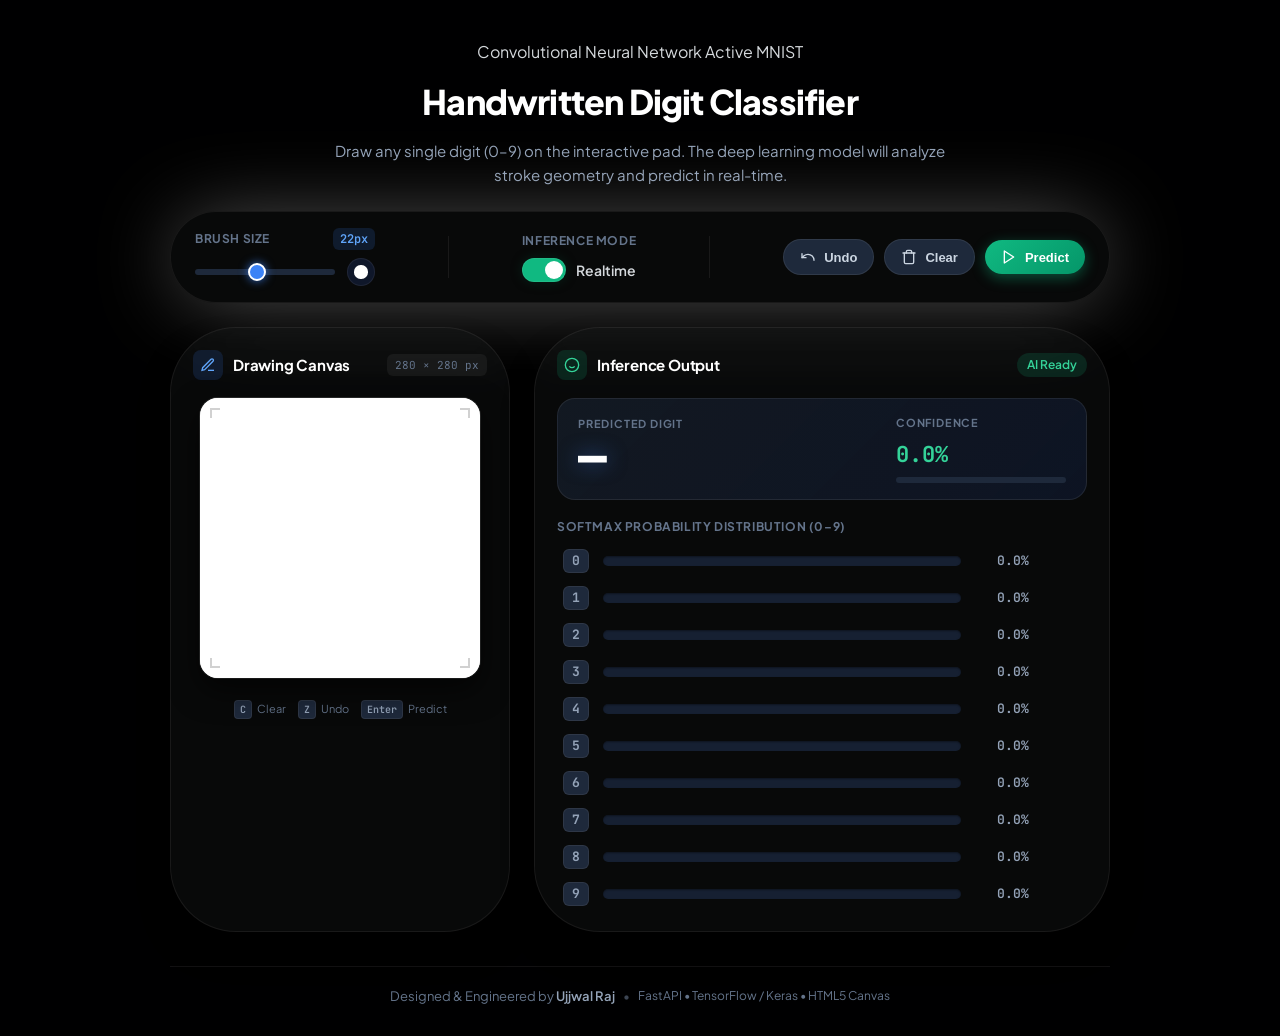
<file: index.html>
<!doctype html>
<html lang="en">
<head>
  <meta charset="utf-8">
  <meta name="viewport" content="width=device-width, initial-scale=1">
  <title>MNIST Neural Digit Recognition</title>
  <link rel="preconnect" href="https://fonts.googleapis.com">
  <link rel="preconnect" href="https://fonts.gstatic.com" crossorigin>
  <link href="https://fonts.googleapis.com/css2?family=Plus+Jakarta+Sans:wght@400;500;600;700;800&family=JetBrains+Mono:wght@500;600&display=swap" rel="stylesheet">
  <link rel="stylesheet" href="/static/style.css">
</head>
<body>
  <div class="ambient-glow glow-1"></div>
  <div class="ambient-glow glow-2"></div>
  <div class="grid-overlay"></div>

  <div class="app-wrapper">
    <!-- Header -->
    <header class="app-header">
      <div class="status-badge">
        <span class="pulse-indicator"></span>
        <span class="badge-text">Convolutional Neural Network Active</span>
        <span class="badge-version">MNIST</span>
      </div>
      <h1 class="main-title">Handwritten Digit <span class="gradient-text">Classifier</span></h1>
      <p class="subtitle">
        Draw any single digit (0–9) on the interactive pad. The deep learning model will analyze stroke geometry and predict in real-time.
      </p>
    </header>

    <!-- Controls Deck -->
    <section class="controls-card">
      <div class="control-group brush-control">
        <div class="control-header">
          <span class="control-label">Brush Size</span>
          <span id="brushSizeVal" class="size-badge">22px</span>
        </div>
        <div class="slider-wrapper">
          <input id="brush" type="range" min="8" max="40" value="22" class="range-slider">
          <div class="brush-preview" title="Live stroke size">
            <span id="brushDot" class="brush-dot"></span>
          </div>
        </div>
      </div>

      <div class="control-divider"></div>

      <!-- Realtime Switch -->
      <div class="control-group toggle-group">
        <span class="control-label">Inference Mode</span>
        <label class="custom-toggle" title="Toggle instant inference on stroke">
          <input id="rt" type="checkbox" checked>
          <span class="toggle-track">
            <span class="toggle-thumb"></span>
          </span>
          <span class="toggle-label">Realtime</span>
        </label>
      </div>

      <div class="control-divider"></div>

      <!-- Action Buttons -->
      <div class="actions-group">
        <button id="undoBtn" class="btn btn-secondary" title="Undo last stroke (Shortcut: Ctrl+Z or Z)">
          <svg width="16" height="16" viewBox="0 0 24 24" fill="none" stroke="currentColor" stroke-width="2" stroke-linecap="round" stroke-linejoin="round">
            <path d="M3 7v6h6"></path>
            <path d="M21 17a9 9 0 0 0-9-9 9 9 0 0 0-6 2.3L3 13"></path>
          </svg>
          <span>Undo</span>
        </button>

        <button id="clear" class="btn btn-secondary" title="Clear canvas (Shortcut: C)">
          <svg width="16" height="16" viewBox="0 0 24 24" fill="none" stroke="currentColor" stroke-width="2" stroke-linecap="round" stroke-linejoin="round">
            <polyline points="3 6 5 6 21 6"></polyline>
            <path d="M19 6v14a2 2 0 0 1-2 2H7a2 2 0 0 1-2-2V6m3 0V4a2 2 0 0 1 2-2h4a2 2 0 0 1 2 2v2"></path>
          </svg>
          <span>Clear</span>
        </button>

        <button id="predictBtn" class="btn btn-primary" title="Run manual prediction (Shortcut: Enter)">
          <svg width="16" height="16" viewBox="0 0 24 24" fill="none" stroke="currentColor" stroke-width="2" stroke-linecap="round" stroke-linejoin="round">
            <polygon points="5 3 19 12 5 21 5 3"></polygon>
          </svg>
          <span>Predict</span>
        </button>
      </div>
    </section>

    <!-- Main Workspace -->
    <main class="workspace-grid">
      <!-- Left: Drawing Stage -->
      <div class="card canvas-card">
        <div class="card-header">
          <div class="card-title-group">
            <div class="card-icon">
              <svg width="16" height="16" viewBox="0 0 24 24" fill="none" stroke="currentColor" stroke-width="2">
                <path d="M12 20h9"></path>
                <path d="M16.5 3.5a2.121 2.121 0 0 1 3 3L7 19l-4 1 1-4L16.5 3.5z"></path>
              </svg>
            </div>
            <span class="card-title">Drawing Canvas</span>
          </div>
          <span class="canvas-spec">280 × 280 px</span>
        </div>

        <div class="canvas-viewport">
          <canvas id="canvas" width="280" height="280"></canvas>
          <div class="canvas-guides">
            <span class="guide-corner top-left"></span>
            <span class="guide-corner top-right"></span>
            <span class="guide-corner bottom-left"></span>
            <span class="guide-corner bottom-right"></span>
          </div>
        </div>

        <div class="canvas-footer-hints">
          <span class="shortcut-pill"><kbd>C</kbd> Clear</span>
          <span class="shortcut-pill"><kbd>Z</kbd> Undo</span>
          <span class="shortcut-pill"><kbd>Enter</kbd> Predict</span>
        </div>
      </div>

      <!-- Right: Neural Prediction & Analytics -->
      <div class="card results-card">
        <div class="card-header">
          <div class="card-title-group">
            <div class="card-icon emerald">
              <svg width="16" height="16" viewBox="0 0 24 24" fill="none" stroke="currentColor" stroke-width="2">
                <circle cx="12" cy="12" r="10"></circle>
                <path d="M8 14s1.5 2 4 2 4-2 4-2"></path>
                <line x1="9" y1="9" x2="9.01" y2="9"></line>
                <line x1="15" y1="9" x2="15.01" y2="9"></line>
              </svg>
            </div>
            <span class="card-title">Inference Output</span>
          </div>
          <span id="inferenceStatus" class="status-indicator">Ready</span>
        </div>

        <!-- Highlight Hero Metric -->
        <div class="prediction-hero">
          <div class="pred-display">
            <span class="pred-label">Predicted Digit</span>
            <span id="pred" class="pred-value">—</span>
          </div>
          <div class="confidence-display">
            <span class="confidence-label">Confidence</span>
            <span id="confidenceVal" class="confidence-value">0.0%</span>
            <div class="confidence-meter">
              <div id="confidenceFill" class="confidence-fill" style="width: 0%"></div>
            </div>
          </div>
        </div>

        <!-- Probabilities Distribution -->
        <div class="distribution-section">
          <div class="section-label">Softmax Probability Distribution (0–9)</div>
          <div id="bars" class="probability-bars-list">
            <!-- Rendered dynamically by script.js -->
          </div>
        </div>
      </div>
    </main>

    <!-- Footer -->
    <footer class="app-footer">
      <div class="footer-meta">
        <span>Designed &amp; Engineered by <strong>Ujjwal Raj</strong></span>
        <span class="footer-dot">•</span>
        <span class="tech-stack">FastAPI • TensorFlow / Keras • HTML5 Canvas</span>
      </div>
    </footer>
  </div>

  <!-- Instant Client-Side Neural Network Inference Engine -->
  <script src="/static/script.js"></script>
</body>
</html>
</file>
<file: static/style.css>
:root {
  --bg-primary: #000001;
  --bg-surface: rgba(14, 93, 251, 0.7);
  --bg-surface-hover: rgba(203, 204, 205, 0.7);
  --bg-card: rgba(52, 54, 58, 0.168);
  --border-color: rgba(224, 209, 209, 0.08);
  --border-highlight: rgba(232, 225, 225, 0.596);

  --text-primary: #d4d8dc;
  --text-secondary: #94a3b8;
  --text-muted: #64748b;

  --accent-blue: #eef1f8;
  --accent-indigo: #6366f1;
  --accent-emerald: #10b981;
  --accent-emerald-glow: rgba(1, 72, 48, 0.35);
  --accent-purple: #8b5cf6;
  --accent-rose: #f43f5e;

  --font-sans: 'Plus Jakarta Sans', system-ui, -apple-system, sans-serif;
  --font-mono: 'JetBrains Mono', monospace;

  --radius-sm: 18px;
  --radius-md: 18px;
  --radius-lg: 66px;
  --radius-xl: 22px;
}

*, *::before, *::after {
  box-sizing: border-box;
  margin: 0;
  padding: 0;
}

body {
  font-family: var(--font-sans);
  background-color: var(--bg-primary);
  color: var(--text-primary);
  min-height: 100vh;
  line-height: 1.5;
  overflow-x: hidden;
  position: relative;
  -webkit-font-smoothing: antialiased;
  -moz-osx-font-smoothing: grayscale;
}

/* App Container */
.app-wrapper {
  position: relative;
  z-index: 1;
  max-width: 980px;
  margin: 0 auto;
  padding: 40px 20px 30px;
  display: flex;
  flex-direction: column;
  gap: 24px;
}

/* Header */
.app-header {
  text-align: center;
  display: flex;
  flex-direction: column;
  align-items: center;
  gap: 12px;
}



.main-title {
  font-size: 34px;
  font-weight: 800;
  letter-spacing: -0.8px;
  color: #ffffff;
}

.subtitle {
  color: var(--text-secondary);
  font-size: 15px;
  max-width: 620px;
  line-height: 1.6;
}

/* Controls Deck */
.controls-card {
  background: var(--bg-card);
  backdrop-filter: blur(20px);
  -webkit-backdrop-filter: blur(20px);
  border: 1px solid var(--border-color);
  border-radius: var(--radius-lg);
  padding: 16px 24px;
  display: flex;
  align-items: center;
  justify-content: space-between;
  gap: 20px;
  box-shadow: 0 2px 82px -8px rgba(220, 220, 220, 0.4);
}

.control-group {
  display: flex;
  flex-direction: column;
  gap: 8px;
}

.control-header {
  display: flex;
  align-items: center;
  justify-content: space-between;
  gap: 10px;
}

.control-label {
  font-size: 12px;
  text-transform: uppercase;
  letter-spacing: 0.6px;
  font-weight: 700;
  color: var(--text-muted);
}

.size-badge {
  font-family: var(--font-mono);
  font-size: 12px;
  background: rgba(59, 130, 246, 0.15);
  color: #60a5fa;
  padding: 2px 7px;
  border-radius: 6px;
  font-weight: 600;
}

.slider-wrapper {
  display: flex;
  align-items: center;
  gap: 12px;
}

.range-slider {
  -webkit-appearance: none;
  appearance: none;
  width: 140px;
  height: 6px;
  background: #1e293b;
  border-radius: 3px;
  outline: none;
  cursor: pointer;
}

.range-slider::-webkit-slider-thumb {
  -webkit-appearance: none;
  appearance: none;
  width: 18px;
  height: 18px;
  border-radius: 50%;
  background: #3b82f6;
  border: 2px solid #ffffff;
  box-shadow: 0 0 10px rgba(59, 130, 246, 0.8);
  cursor: pointer;
  transition: transform 0.15s ease, background-color 0.15s ease;
}

.range-slider::-webkit-slider-thumb:hover {
  transform: scale(1.15);
  background: #60a5fa;
}

.range-slider::-moz-range-thumb {
  width: 16px;
  height: 16px;
  border-radius: 50%;
  background: #3b82f6;
  border: 2px solid #ffffff;
  cursor: pointer;
}

.brush-preview {
  width: 28px;
  height: 28px;
  border-radius: 50%;
  background: #0f172a;
  border: 1px solid var(--border-color);
  display: flex;
  align-items: center;
  justify-content: center;
}

.brush-dot {
  background: #ffffff;
  border-radius: 50%;
  display: block;
  transition: width 0.1s ease, height 0.1s ease;
}

.control-divider {
  width: 1px;
  height: 42px;
  background: var(--border-color);
}

/* Custom Toggle Switch */
.custom-toggle {
  display: inline-flex;
  align-items: center;
  gap: 10px;
  cursor: pointer;
  user-select: none;
}

.custom-toggle input {
  display: none;
}

.toggle-track {
  width: 44px;
  height: 24px;
  background: #1e293b;
  border-radius: 9999px;
  position: relative;
  transition: background 0.25s ease, box-shadow 0.25s ease;
  border: 1px solid var(--border-color);
}

.toggle-thumb {
  width: 18px;
  height: 18px;
  background: #94a3b8;
  border-radius: 50%;
  position: absolute;
  top: 2px;
  left: 3px;
  transition: transform 0.25s cubic-bezier(0.34, 1.56, 0.64, 1), background 0.2s ease;
}

.custom-toggle input:checked + .toggle-track {
  background: var(--accent-emerald);
  box-shadow: 0 0 12px var(--accent-emerald-glow);
}

.custom-toggle input:checked + .toggle-track .toggle-thumb {
  transform: translateX(19px);
  background: #ffffff;
}

.toggle-label {
  font-size: 14px;
  font-weight: 600;
  color: var(--text-primary);
}

/* Buttons */
.actions-group {
  display: flex;
  align-items: center;
  gap: 10px;
}

.btn {
  display: inline-flex;
  align-items: center;
  gap: 8px;
  padding: 9px 16px;
  border-radius: var(--radius-sm);
  font-size: 13px;
  font-weight: 600;
  cursor: pointer;
  border: none;
  outline: none;
  transition: all 0.2s ease;
}

.btn-secondary {
  background: #1e293b;
  color: #cbd5e1;
  border: 1px solid rgba(255, 255, 255, 0.08);
}

.btn-secondary:hover {
  background: #334155;
  color: #ffffff;
  border-color: rgba(255, 255, 255, 0.18);
  transform: translateY(-1px);
}

.btn-primary {
  background: linear-gradient(135deg, #10b981 0%, #059669 100%);
  color: #ffffff;
  box-shadow: 0 4px 14px rgba(16, 185, 129, 0.4);
}

.btn-primary:hover {
  filter: brightness(1.1);
  box-shadow: 0 6px 18px rgba(16, 185, 129, 0.55);
  transform: translateY(-1px);
}

.btn:active {
  transform: translateY(0);
}

/* Workspace Grid */
.workspace-grid {
  display: grid;
  grid-template-columns: 340px 1fr;
  gap: 24px;
  align-items: stretch;
}

.card {
  background: var(--bg-card);
  backdrop-filter: blur(20px);
  -webkit-backdrop-filter: blur(20px);
  border: 1px solid var(--border-color);
  border-radius: var(--radius-lg);
  padding: 22px;
  display: flex;
  flex-direction: column;
  gap: 18px;
  box-shadow: 0 20px 40px -15px rgba(0, 0, 0, 0.5);
}

.card-header {
  display: flex;
  align-items: center;
  justify-content: space-between;
}

.card-title-group {
  display: flex;
  align-items: center;
  gap: 10px;
}

.card-icon {
  width: 30px;
  height: 30px;
  background: rgba(59, 130, 246, 0.15);
  color: #60a5fa;
  border-radius: 8px;
  display: flex;
  align-items: center;
  justify-content: center;
}

.card-icon.emerald {
  background: rgba(16, 185, 129, 0.15);
  color: #34d399;
}

.card-title {
  font-size: 15px;
  font-weight: 700;
  color: #ffffff;
  letter-spacing: -0.2px;
}

.canvas-spec {
  font-family: var(--font-mono);
  font-size: 11px;
  color: var(--text-muted);
  background: rgba(255, 255, 255, 0.05);
  padding: 3px 8px;
  border-radius: 6px;
}

.status-indicator {
  font-size: 12px;
  font-weight: 600;
  color: var(--text-muted);
  background: rgba(255, 255, 255, 0.05);
  padding: 3px 10px;
  border-radius: 9999px;
  transition: all 0.2s ease;
}

.status-indicator.active {
  color: #34d399;
  background: rgba(16, 185, 129, 0.15);
}

/* Canvas Viewport */
.canvas-viewport {
  position: relative;
  width: 280px;
  height: 280px;
  margin: 0 auto;
  border-radius: var(--radius-md);
  overflow: hidden;
  box-shadow: 0 12px 30px rgba(0, 0, 0, 0.6), 0 0 0 1px rgba(255, 255, 255, 0.15);
}

#canvas {
  width: 280px;
  height: 280px;
  background-color: #ffffff;
  display: block;
  cursor: crosshair;
  touch-action: none;
}

/* Precision Corner Guides */
.canvas-guides {
  position: absolute;
  inset: 10px;
  pointer-events: none;
}

.guide-corner {
  position: absolute;
  width: 10px;
  height: 10px;
  border-color: rgba(0, 0, 0, 0.18);
  border-style: solid;
}

.guide-corner.top-left { top: 0; left: 0; border-width: 2px 0 0 2px; }
.guide-corner.top-right { top: 0; right: 0; border-width: 2px 2px 0 0; }
.guide-corner.bottom-left { bottom: 0; left: 0; border-width: 0 0 2px 2px; }
.guide-corner.bottom-right { bottom: 0; right: 0; border-width: 0 2px 2px 0; }

.canvas-footer-hints {
  display: flex;
  align-items: center;
  justify-content: center;
  gap: 12px;
  margin-top: 4px;
}

.shortcut-pill {
  font-size: 11px;
  color: var(--text-muted);
  display: inline-flex;
  align-items: center;
  gap: 5px;
}

.shortcut-pill kbd {
  background: #1e293b;
  color: var(--text-secondary);
  border: 1px solid var(--border-color);
  border-radius: 4px;
  padding: 1px 5px;
  font-family: var(--font-mono);
  font-size: 10px;
  font-weight: 600;
}

/* Prediction Hero Box */
.prediction-hero {
  background: linear-gradient(135deg, rgba(30, 41, 59, 0.5) 0%, rgba(15, 23, 42, 0.8) 100%);
  border: 1px solid rgba(255, 255, 255, 0.08);
  border-radius: var(--radius-md);
  padding: 16px 20px;
  display: flex;
  align-items: center;
  justify-content: space-between;
  gap: 20px;
}

.pred-display {
  display: flex;
  flex-direction: column;
  gap: 2px;
}

.pred-label {
  font-size: 11px;
  text-transform: uppercase;
  letter-spacing: 0.8px;
  color: var(--text-muted);
  font-weight: 700;
}

.pred-value {
  font-size: 48px;
  font-weight: 800;
  color: #ffffff;
  line-height: 1;
  text-shadow: 0 0 20px rgba(59, 130, 246, 0.5);
  font-family: var(--font-mono);
}

.confidence-display {
  display: flex;
  flex-direction: column;
  gap: 6px;
  min-width: 170px;
}

.confidence-label {
  font-size: 11px;
  text-transform: uppercase;
  letter-spacing: 0.8px;
  color: var(--text-muted);
  font-weight: 700;
}

.confidence-value {
  font-family: var(--font-mono);
  font-size: 22px;
  font-weight: 700;
  color: #34d399;
}

.confidence-meter {
  height: 6px;
  background: #1e293b;
  border-radius: 3px;
  overflow: hidden;
  position: relative;
}

.confidence-fill {
  height: 100%;
  background: linear-gradient(90deg, #10b981 0%, #34d399 100%);
  border-radius: 3px;
  transition: width 0.3s cubic-bezier(0.4, 0, 0.2, 1);
  box-shadow: 0 0 8px rgba(16, 185, 129, 0.5);
}

/* Distribution Bars Section */
.distribution-section {
  display: flex;
  flex-direction: column;
  gap: 10px;
}

.section-label {
  font-size: 12px;
  text-transform: uppercase;
  letter-spacing: 0.6px;
  font-weight: 700;
  color: var(--text-muted);
}

.probability-bars-list {
  display: flex;
  flex-direction: column;
  gap: 7px;
}

.prob-item {
  display: grid;
  grid-template-columns: 28px 1fr 56px 40px;
  align-items: center;
  gap: 12px;
  padding: 3px 6px;
  border-radius: 8px;
  transition: background-color 0.15s ease;
}

.prob-item.is-top {
  background: rgba(59, 130, 246, 0.08);
}

.prob-badge {
  width: 26px;
  height: 24px;
  background: #1e293b;
  color: var(--text-secondary);
  border-radius: 6px;
  display: flex;
  align-items: center;
  justify-content: center;
  font-size: 13px;
  font-weight: 700;
  font-family: var(--font-mono);
  border: 1px solid var(--border-color);
  transition: all 0.2s ease;
}

.prob-item.is-top .prob-badge {
  background: #3b82f6;
  color: #ffffff;
  border-color: #60a5fa;
  box-shadow: 0 0 10px rgba(59, 130, 246, 0.6);
}

.prob-track {
  height: 10px;
  background: #162032;
  border-radius: 5px;
  overflow: hidden;
  position: relative;
  box-shadow: inset 0 1px 2px rgba(0, 0, 0, 0.4);
}

.prob-bar {
  height: 100%;
  background: linear-gradient(90deg, #3b82f6 0%, #6366f1 100%);
  border-radius: 5px;
  width: 0%;
  transition: width 0.25s cubic-bezier(0.4, 0, 0.2, 1), background 0.25s ease;
}

.prob-item.is-top .prob-bar {
  background: linear-gradient(90deg, #10b981 0%, #34d399 100%);
  box-shadow: 0 0 10px rgba(16, 185, 129, 0.5);
}

.prob-val {
  font-family: var(--font-mono);
  font-size: 13px;
  text-align: right;
  color: var(--text-secondary);
  font-weight: 600;
  font-variant-numeric: tabular-nums;
}

.prob-item.is-top .prob-val {
  color: #ffffff;
  font-weight: 700;
}

.prob-tag {
  font-size: 9px;
  font-weight: 700;
  letter-spacing: 0.5px;
  text-align: center;
  color: #34d399;
  background: rgba(16, 185, 129, 0.15);
  border: 1px solid rgba(16, 185, 129, 0.3);
  padding: 1px 4px;
  border-radius: 4px;
  opacity: 0;
  transform: scale(0.8);
  transition: all 0.2s ease;
}

.prob-item.is-top .prob-tag {
  opacity: 1;
  transform: scale(1);
}

/* Footer */
.app-footer {
  margin-top: 10px;
  text-align: center;
  padding-top: 20px;
  border-top: 1px solid var(--border-color);
}

.footer-meta {
  font-size: 13px;
  color: var(--text-muted);
  display: flex;
  align-items: center;
  justify-content: center;
  flex-wrap: wrap;
  gap: 8px;
}

.footer-meta strong {
  color: var(--text-secondary);
  font-weight: 600;
}

.footer-dot {
  color: var(--text-muted);
  opacity: 0.6;
}

.tech-stack {
  color: var(--text-muted);
  font-size: 12px;
}

/* Responsive adjustments */
@media (max-width: 860px) {
  .workspace-grid {
    grid-template-columns: 1fr;
  }
  
  .canvas-card {
    align-items: center;
  }

  .controls-card {
    flex-direction: column;
    align-items: stretch;
  }

  .control-divider {
    width: 100%;
    height: 1px;
  }

  .actions-group {
    justify-content: flex-end;
  }
}

@media (max-width: 480px) {
  .actions-group {
    flex-wrap: wrap;
  }
  
  .btn {
    flex: 1;
    justify-content: center;
  }

  .main-title {
    font-size: 26px;
  }
}
</file>
